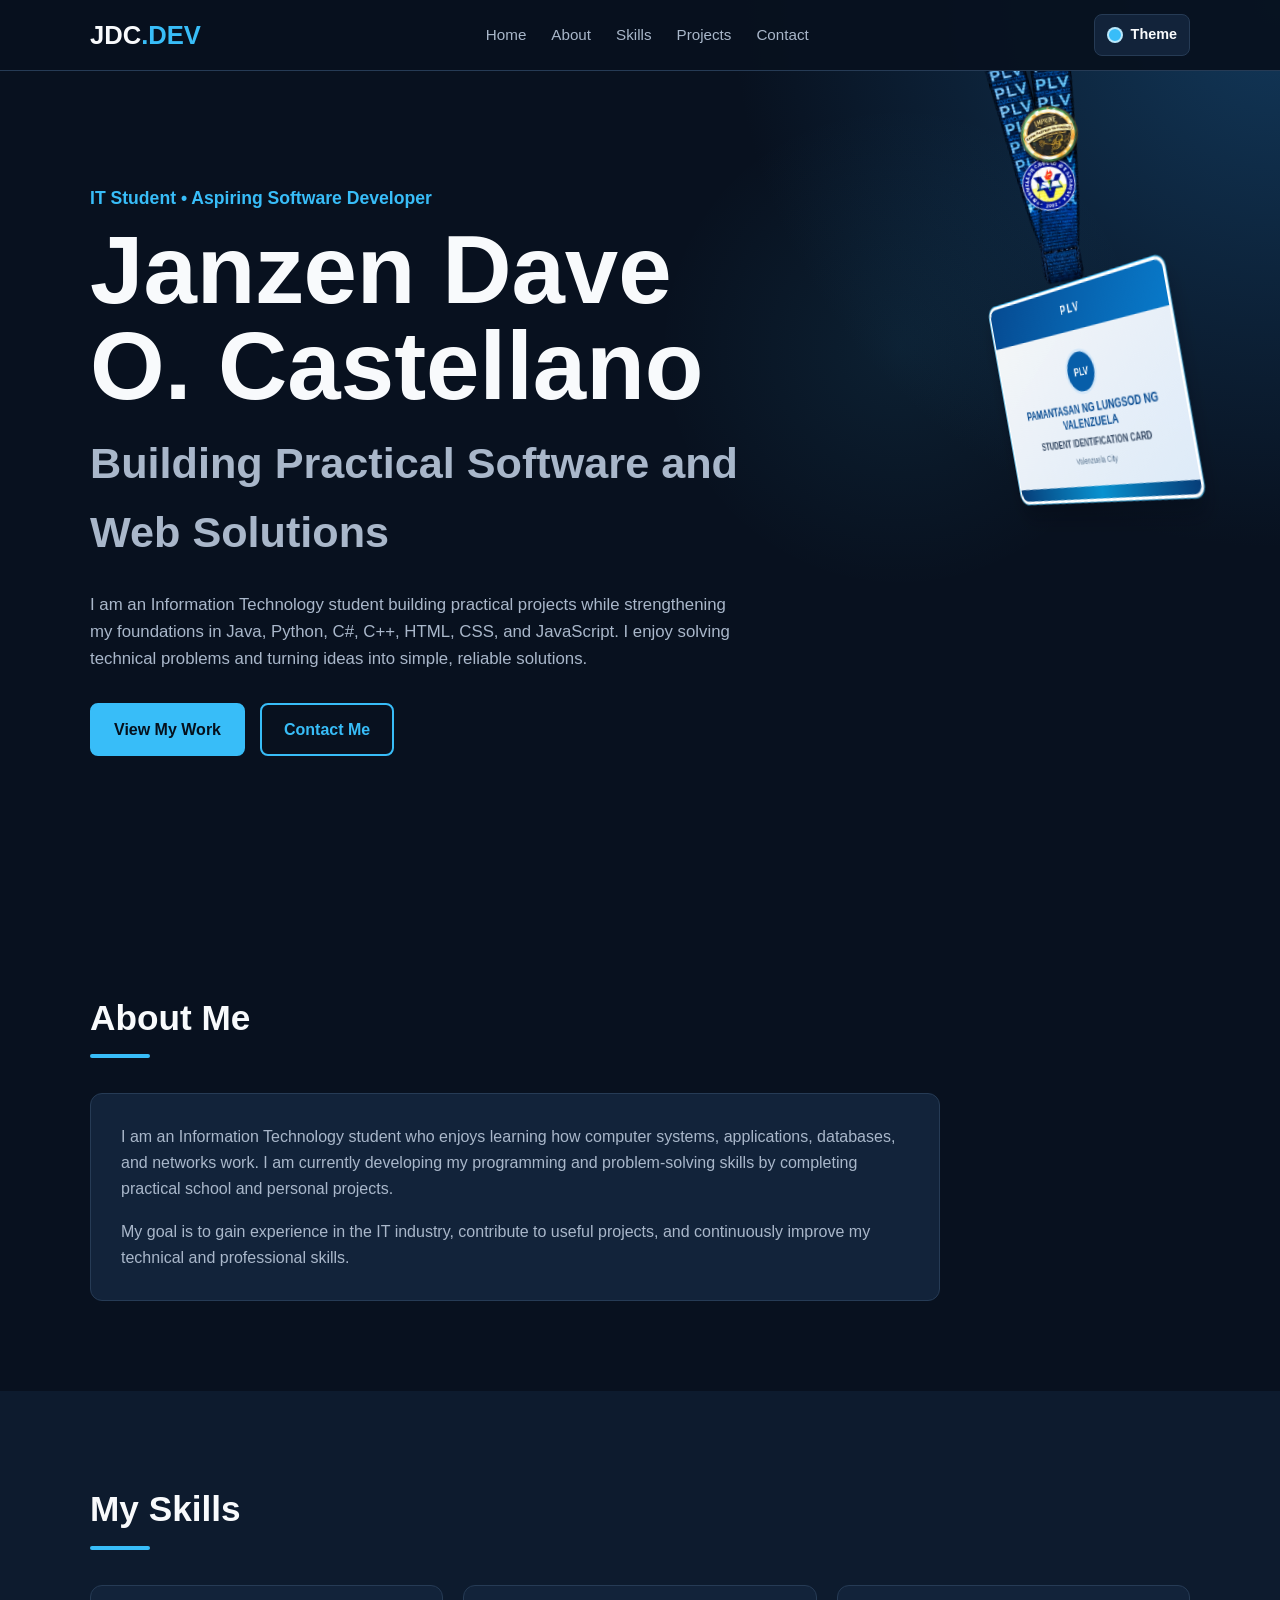
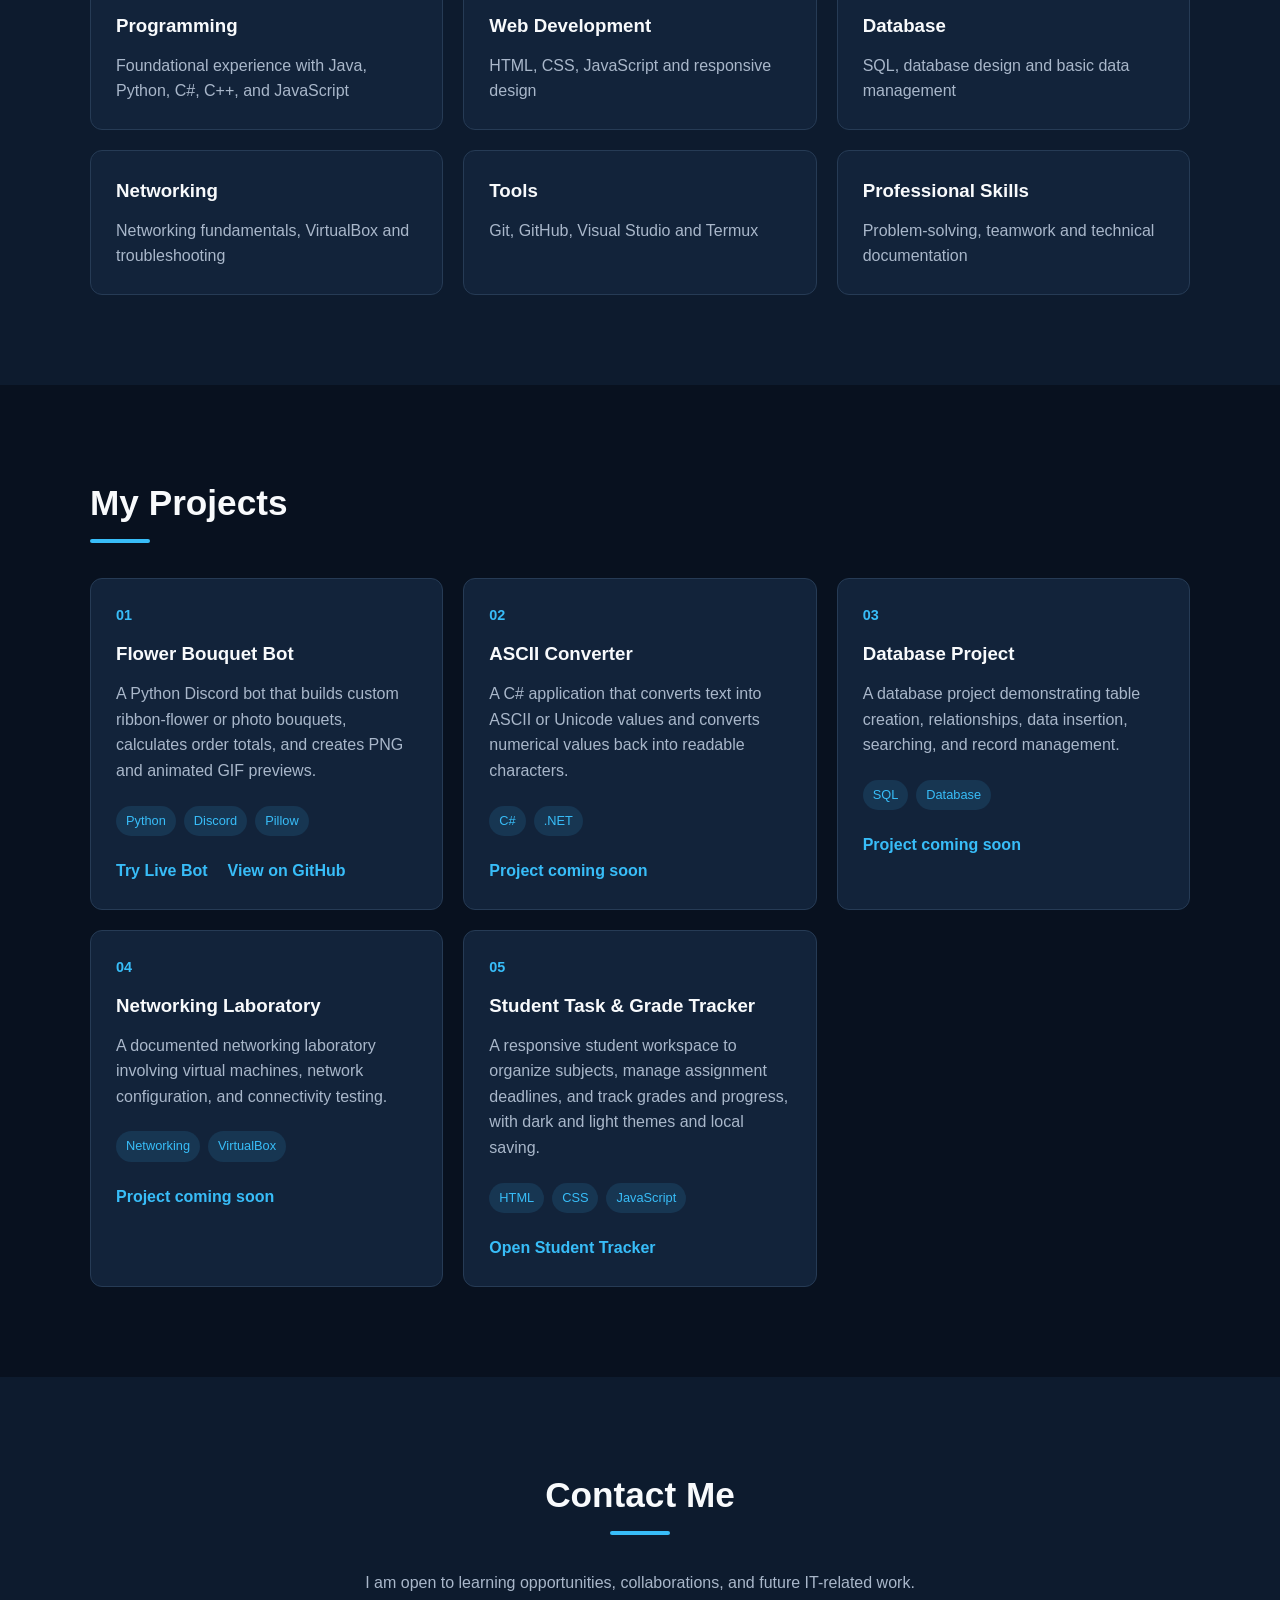
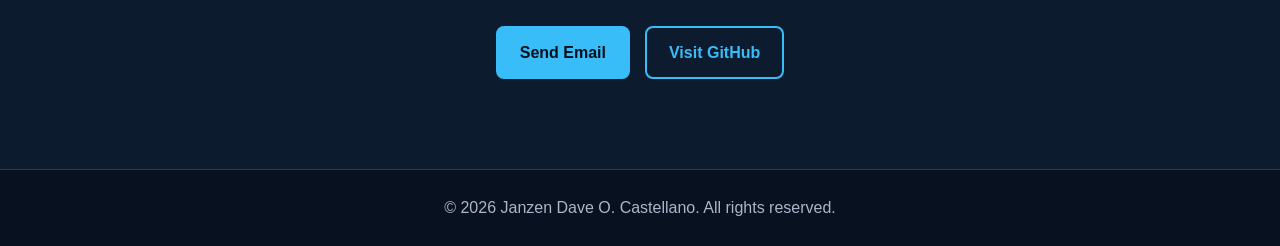
<file: index.html>
<!DOCTYPE html>
<html lang="en">
<head>
    <meta charset="UTF-8">
    <meta name="viewport" content="width=device-width, initial-scale=1.0">

    <meta
        name="description"
        content="Portfolio of Janzen Dave O. Castellano, an Information Technology student interested in software, web development, databases, and networking."
    >

    <title>Janzen Dave O. Castellano | IT Portfolio</title>

    <script>
        try {
            const savedTheme = localStorage.getItem("portfolio-theme");
            const availableThemes = ["red", "pink", "blue", "green", "purple"];

            if (availableThemes.includes(savedTheme)) {
                document.documentElement.dataset.theme = savedTheme;
            }
        } catch (error) {
            // The default blue theme remains active if storage is unavailable.
        }
    </script>

    <link rel="stylesheet" href="style.css">
</head>

<body>
    <header class="header">
        <nav class="navbar container">
            <a href="#home" class="logo">JDC<span>.DEV</span></a>

            <div id="nav-links" class="nav-links">
                <a href="#home">Home</a>
                <a href="#about">About</a>
                <a href="#skills">Skills</a>
                <a href="#projects">Projects</a>
                <a href="#contact">Contact</a>
            </div>

            <div class="nav-actions">
                <div class="theme-picker">
                    <button
                        id="theme-toggle"
                        class="theme-toggle"
                        type="button"
                        aria-label="Choose color theme"
                        aria-controls="theme-menu"
                        aria-expanded="false"
                    >
                        <span class="current-theme-color" aria-hidden="true"></span>
                        <span>Theme</span>
                    </button>

                    <div
                        id="theme-menu"
                        class="theme-menu"
                        role="group"
                        aria-label="Color themes"
                        hidden
                    >
                        <button class="theme-option" type="button" data-theme="red" aria-pressed="false">
                            <span class="theme-swatch red-swatch" aria-hidden="true"></span>
                            <span>Red</span>
                        </button>

                        <button class="theme-option" type="button" data-theme="pink" aria-pressed="false">
                            <span class="theme-swatch pink-swatch" aria-hidden="true"></span>
                            <span>Pink</span>
                        </button>

                        <button class="theme-option" type="button" data-theme="blue" aria-pressed="true">
                            <span class="theme-swatch blue-swatch" aria-hidden="true"></span>
                            <span>Blue</span>
                        </button>

                        <button class="theme-option" type="button" data-theme="green" aria-pressed="false">
                            <span class="theme-swatch green-swatch" aria-hidden="true"></span>
                            <span>Green</span>
                        </button>

                        <button class="theme-option" type="button" data-theme="purple" aria-pressed="false">
                            <span class="theme-swatch purple-swatch" aria-hidden="true"></span>
                            <span>Purple</span>
                        </button>
                    </div>
                </div>

                <button
                    id="menu-button"
                    class="menu-button"
                    type="button"
                    aria-label="Open navigation menu"
                    aria-controls="nav-links"
                    aria-expanded="false"
                >
                    ☰
                </button>
            </div>
        </nav>
    </header>

    <main>
        <section id="home" class="hero">
            <div class="container hero-content">
                <div class="hero-copy">
                    <p class="introduction">
                        IT Student &bull; Aspiring Software Developer
                    </p>

                    <h1>Janzen Dave O. Castellano</h1>

                    <h2>Building Practical Software and Web Solutions</h2>

                    <p class="hero-description">
                        I am an Information Technology student building practical
                        projects while strengthening my foundations in Java,
                        Python, C#, C++, HTML, CSS, and JavaScript. I enjoy solving
                        technical problems and turning ideas into simple, reliable
                        solutions.
                    </p>

                    <div class="hero-buttons">
                        <a href="#projects" class="button primary-button">
                            View My Work
                        </a>

                        <a href="#contact" class="button secondary-button">
                            Contact Me
                        </a>
                    </div>
                </div>

                <aside
                    id="plv-pendulum-stage"
                    class="plv-pendulum-stage plv-position-wrapper"
                    aria-label="Interactive hanging PLV lanyard and student ID. Pull the lanyard to spin the card, drag or flick the card to swing and spin it, and hold the card to stop its spin."
                >
                    <div class="plv-size-wrapper">
                        <div
                            id="plv-pendulum-object"
                            class="plv-pendulum-object"
                        >
                            <div
                                id="plv-pendulum-slider"
                                class="plv-inner-visual"
                            >
                                <img
                                    class="plv-lanyard-image"
                                    src="images/plv-lanyard.png"
                                    alt="Blue PLV lanyard with its original school markings, seal, and circular pin"
                                    draggable="false"
                                >

                                <span class="plv-lanyard-handle" aria-hidden="true"></span>

                                <div class="plv-card-shell">
                                    <div id="plv-card-rotor" class="plv-card-rotor">
                                        <article
                                            id="plv-student-card"
                                            class="plv-student-card plv-card-face plv-card-front"
                                            aria-label="PLV student identification card"
                                        >
                                            <header class="plv-card-header">
                                                <span class="plv-card-monogram" aria-hidden="true">PLV</span>
                                                <span>
                                                    <small>Pamantasan ng</small>
                                                    <strong>Lungsod ng Valenzuela</strong>
                                                </span>
                                            </header>

                                            <div class="plv-card-body">
                                                <img
                                                    class="plv-card-photo"
                                                    src="images/IDPICTURE.jpg"
                                                    alt="Portrait of Janzen Dave O. Castellano"
                                                >

                                                <div class="plv-card-details">
                                                    <span>Student</span>
                                                    <h3>Janzen Dave O. Castellano</h3>
                                                    <p>Information Technology</p>
                                                </div>
                                            </div>

                                            <footer class="plv-card-footer" aria-hidden="true">
                                                <strong>PLV</strong>
                                                <span class="plv-card-barcode"></span>
                                                <span>Student ID</span>
                                            </footer>
                                        </article>

                                        <article
                                            class="plv-student-card plv-card-face plv-card-back"
                                            aria-hidden="true"
                                        >
                                            <div class="plv-card-back-band">PLV</div>
                                            <div class="plv-card-back-content">
                                                <span class="plv-card-back-monogram">PLV</span>
                                                <h3>Pamantasan ng Lungsod ng Valenzuela</h3>
                                                <p>Student Identification Card</p>
                                                <small>Valenzuela City</small>
                                            </div>
                                            <div class="plv-card-back-stripe" aria-hidden="true"></div>
                                        </article>
                                    </div>
                                </div>
                            </div>
                        </div>
                    </div>
                </aside>
            </div>
        </section>

        <section id="about" class="section">
            <div class="container">
                <h2 class="section-title">About Me</h2>

                <div class="about-card">
                    <p>
                        I am an Information Technology student who enjoys
                        learning how computer systems, applications, databases,
                        and networks work. I am currently developing my
                        programming and problem-solving skills by completing
                        practical school and personal projects.
                    </p>

                    <p>
                        My goal is to gain experience in the IT industry,
                        contribute to useful projects, and continuously improve
                        my technical and professional skills.
                    </p>
                </div>
            </div>
        </section>

        <section id="skills" class="section alternate-section">
            <div class="container">
                <h2 class="section-title">My Skills</h2>

                <div class="skills-grid">
                    <article class="skill-card">
                        <h3>Programming</h3>
                        <p>
                            Foundational experience with Java, Python, C#,
                            C++, and JavaScript
                        </p>
                    </article>

                    <article class="skill-card">
                        <h3>Web Development</h3>
                        <p>HTML, CSS, JavaScript and responsive design</p>
                    </article>

                    <article class="skill-card">
                        <h3>Database</h3>
                        <p>SQL, database design and basic data management</p>
                    </article>

                    <article class="skill-card">
                        <h3>Networking</h3>
                        <p>Networking fundamentals, VirtualBox and troubleshooting</p>
                    </article>

                    <article class="skill-card">
                        <h3>Tools</h3>
                        <p>Git, GitHub, Visual Studio and Termux</p>
                    </article>

                    <article class="skill-card">
                        <h3>Professional Skills</h3>
                        <p>Problem-solving, teamwork and technical documentation</p>
                    </article>
                </div>
            </div>
        </section>

        <section id="projects" class="section">
            <div class="container">
                <h2 class="section-title">My Projects</h2>

                <div class="projects-grid">
                    <article class="project-card project-card-with-demo">
                        <div class="project-number">01</div>

                        <h3>Flower Bouquet Bot</h3>

                        <p>
                            A Python Discord bot that builds custom ribbon-flower
                            or photo bouquets, calculates order totals, and
                            creates PNG and animated GIF previews.
                        </p>

                        <div class="technology-list">
                            <span>Python</span>
                            <span>Discord</span>
                            <span>Pillow</span>
                        </div>

                        <div class="project-actions">
                            <a
                                href="https://discord.com/oauth2/authorize?client_id=1552719619293454356"
                                class="project-link project-demo-link"
                                target="_blank"
                                rel="noopener noreferrer"
                            >
                                Try Live Bot
                            </a>

                            <a
                                href="https://github.com/Daveeeeocampoo/flower-bouquet-bot"
                                class="project-link project-source-link"
                                target="_blank"
                                rel="noopener noreferrer"
                            >
                                View on GitHub
                            </a>
                        </div>
                    </article>

                    <article class="project-card">
                        <div class="project-number">02</div>

                        <h3>ASCII Converter</h3>

                        <p>
                            A C# application that converts text into ASCII or
                            Unicode values and converts numerical values back
                            into readable characters.
                        </p>

                        <div class="technology-list">
                            <span>C#</span>
                            <span>.NET</span>
                        </div>

                        <a href="#" class="project-link">
                            Project coming soon
                        </a>
                    </article>

                    <article class="project-card">
                        <div class="project-number">03</div>

                        <h3>Database Project</h3>

                        <p>
                            A database project demonstrating table creation,
                            relationships, data insertion, searching, and
                            record management.
                        </p>

                        <div class="technology-list">
                            <span>SQL</span>
                            <span>Database</span>
                        </div>

                        <a href="#" class="project-link">
                            Project coming soon
                        </a>
                    </article>

                    <article class="project-card">
                        <div class="project-number">04</div>

                        <h3>Networking Laboratory</h3>

                        <p>
                            A documented networking laboratory involving
                            virtual machines, network configuration, and
                            connectivity testing.
                        </p>

                        <div class="technology-list">
                            <span>Networking</span>
                            <span>VirtualBox</span>
                        </div>

                        <a href="#" class="project-link">
                            Project coming soon
                        </a>
                    </article>

                    <article class="project-card project-card-with-demo">
                        <div class="project-number">05</div>

                        <h3>Student Task &amp; Grade Tracker</h3>

                        <p>
                            A responsive student workspace to organize subjects,
                            manage assignment deadlines, and track grades and
                            progress, with dark and light themes and local saving.
                        </p>

                        <div class="technology-list">
                            <span>HTML</span>
                            <span>CSS</span>
                            <span>JavaScript</span>
                        </div>

                        <a href="projects/student-task-tracker/" class="project-link project-demo-link">
                            Open Student Tracker
                        </a>
                    </article>
                </div>
            </div>
        </section>

        <section id="contact" class="section contact-section">
            <div class="container contact-content">
                <h2 class="section-title">Contact Me</h2>

                <p>
                    I am open to learning opportunities, collaborations, and
                    future IT-related work.
                </p>

                <div class="contact-links">
                   
                    <a href="mailto:daveocampo983@gmail.com" class="button primary-button">
                        Send Email
                    </a>

                    <a
                        href="https://github.com/Daveeeeocampoo"
                        target="_blank"
                        rel="noopener noreferrer"
                        class="button secondary-button"
                    >
                        Visit GitHub
                    </a>
                </div>
            </div>
        </section>
    </main>

    <footer class="footer">
        <div class="container">
            <p>
                &copy; <span id="current-year"></span> Janzen Dave O. Castellano.
                All rights reserved.
            </p>
        </div>
    </footer>

    <script src="script.js"></script>
</body>
</html>
</file>
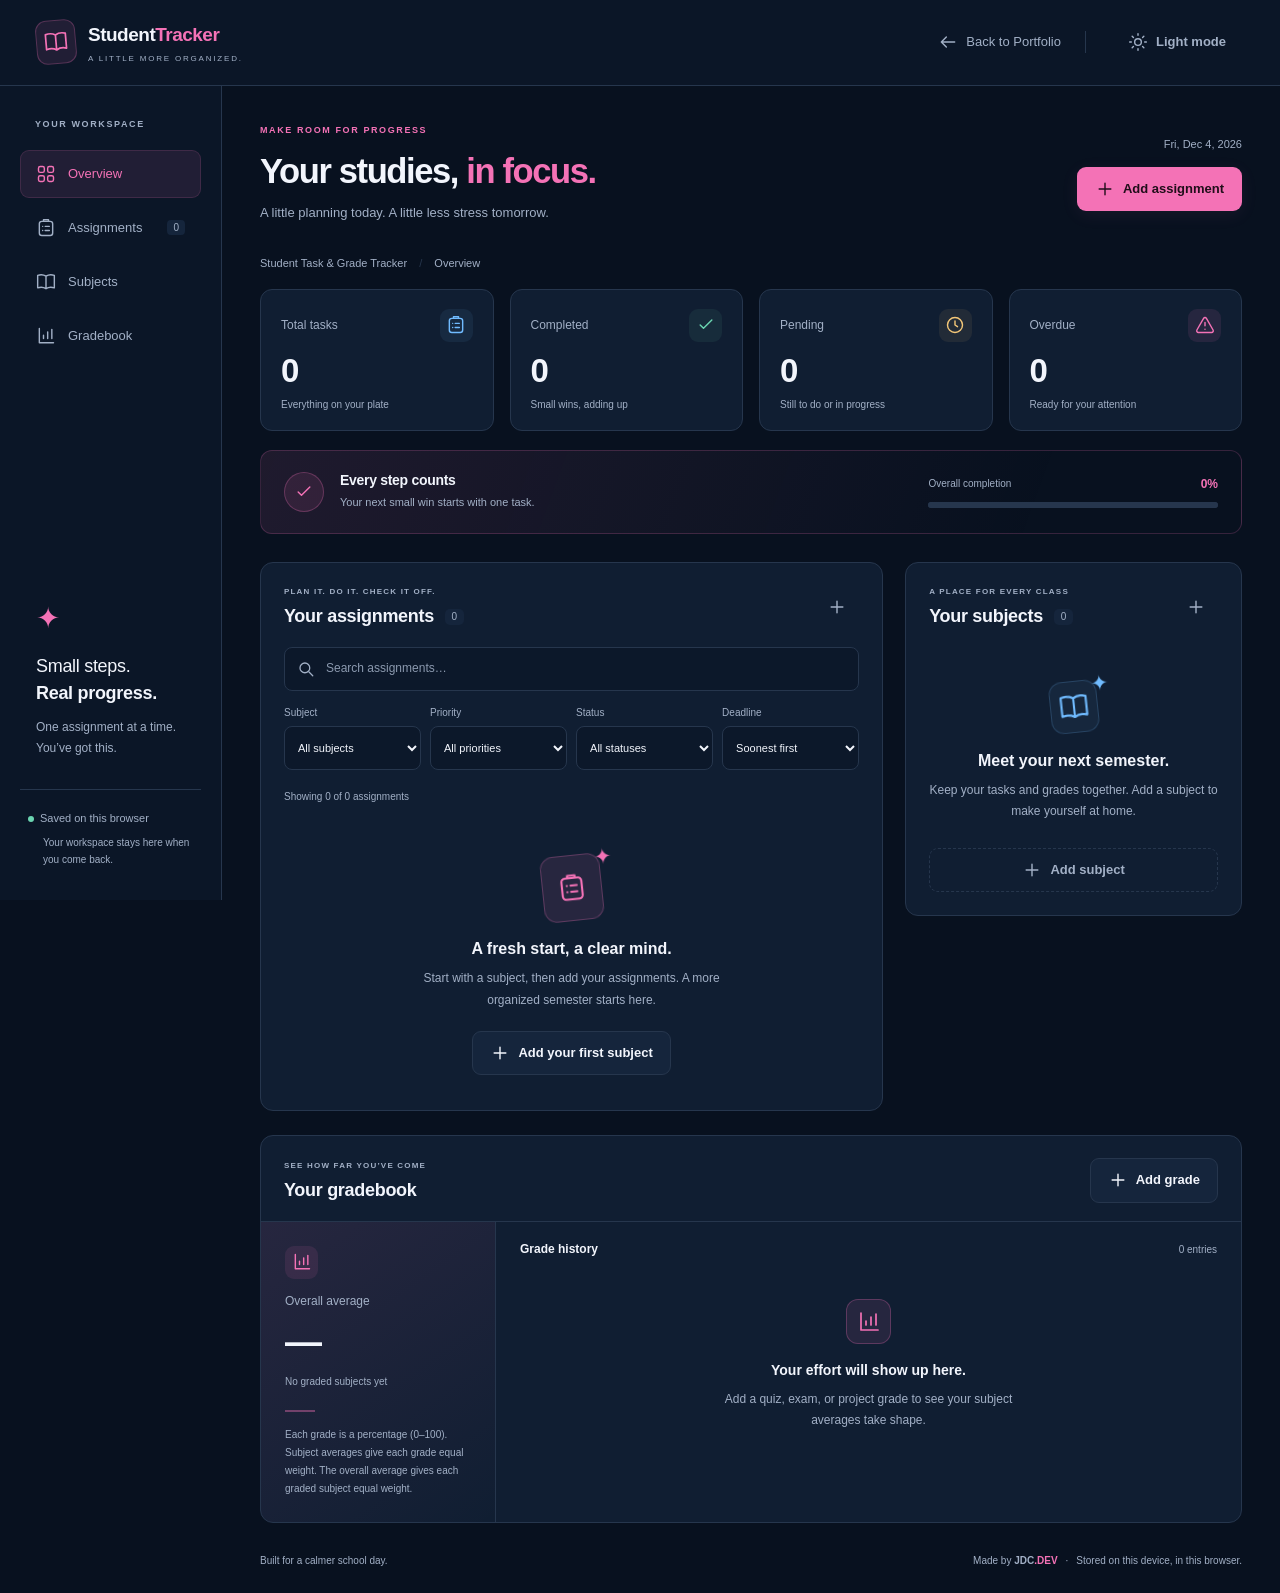
<file: projects/student-task-tracker/index.html>
<!DOCTYPE html>
<html lang="en" data-theme="dark">
<head>
    <meta charset="UTF-8">
    <meta name="viewport" content="width=device-width, initial-scale=1.0">
    <meta name="description" content="A simple student workspace to organize assignments, track deadlines, and celebrate your progress.">
    <meta name="color-scheme" content="dark light">
    <title>Student Task &amp; Grade Tracker | JDC.DEV</title>
    <link rel="stylesheet" href="style.css">
    <script src="script.js" defer></script>
</head>
<body>
    <a class="skip-link" href="#main">Skip to dashboard</a>

    <!-- Small, local SVG icons keep this project independent of icon libraries. -->
    <svg class="icon-library" xmlns="http://www.w3.org/2000/svg" aria-hidden="true">
        <symbol id="i-grid" viewBox="0 0 24 24"><rect x="3" y="3" width="7" height="7" rx="2"/><rect x="14" y="3" width="7" height="7" rx="2"/><rect x="3" y="14" width="7" height="7" rx="2"/><rect x="14" y="14" width="7" height="7" rx="2"/></symbol>
        <symbol id="i-list" viewBox="0 0 24 24"><rect x="4" y="4" width="16" height="17" rx="3"/><path d="M9 4V2h6v2M8 10h.01M11 10h5M8 15h.01M11 15h5"/></symbol>
        <symbol id="i-book" viewBox="0 0 24 24"><path d="M12 5C9 3 5 3 2 4v15c3-1 7-1 10 1 3-2 7-2 10-1V4c-3-1-7-1-10 1v15"/></symbol>
        <symbol id="i-chart" viewBox="0 0 24 24"><path d="M4 3v17h17M9 15v-4M14 15V7M19 15V4"/></symbol>
        <symbol id="i-check" viewBox="0 0 24 24"><path d="m5 12 4 4L19 6"/></symbol>
        <symbol id="i-clock" viewBox="0 0 24 24"><circle cx="12" cy="12" r="9"/><path d="M12 7v5l3 2"/></symbol>
        <symbol id="i-alert" viewBox="0 0 24 24"><path d="m10.3 4-8 14a2 2 0 0 0 1.7 3h16a2 2 0 0 0 1.7-3l-8-14a2 2 0 0 0-3.4 0ZM12 9v4M12 17h.01"/></symbol>
        <symbol id="i-plus" viewBox="0 0 24 24"><path d="M12 5v14M5 12h14"/></symbol>
        <symbol id="i-arrow" viewBox="0 0 24 24"><path d="m10 6-6 6 6 6M4 12h16"/></symbol>
        <symbol id="i-sun" viewBox="0 0 24 24"><circle cx="12" cy="12" r="4"/><path d="M12 2v2M12 20v2M2 12h2M20 12h2M5 5l1.5 1.5M17.5 17.5 19 19M5 19l1.5-1.5M17.5 6.5 19 5"/></symbol>
        <symbol id="i-moon" viewBox="0 0 24 24"><path d="M21 13A9 9 0 0 1 11 3a9 9 0 1 0 10 10Z"/></symbol>
        <symbol id="i-search" viewBox="0 0 24 24"><circle cx="10.5" cy="10.5" r="6.5"/><path d="m16 16 5 5"/></symbol>
        <symbol id="i-edit" viewBox="0 0 24 24"><path d="m15 5 4 4M4 20l5-1L20 8a2.8 2.8 0 0 0-4-4L5 15l-1 5Z"/></symbol>
        <symbol id="i-trash" viewBox="0 0 24 24"><path d="M3 6h18M9 6V3h6v3M5 6l1 15h12l1-15M10 10v7M14 10v7"/></symbol>
        <symbol id="i-close" viewBox="0 0 24 24"><path d="m6 6 12 12M6 18 18 6"/></symbol>
        <symbol id="i-calendar" viewBox="0 0 24 24"><rect x="3" y="5" width="18" height="16" rx="2"/><path d="M7 3v4M17 3v4M3 11h18"/></symbol>
    </svg>

    <header class="topbar">
        <a class="brand" href="#overview" aria-label="Student Tracker overview">
            <span class="brand-mark"><svg class="icon"><use href="#i-book"/></svg></span>
            <span>Student<span class="brand-accent">Tracker</span><small>A LITTLE MORE ORGANIZED.</small></span>
        </a>
        <div class="topbar-actions">
            <a class="back-link" href="../../#projects"><svg class="icon" aria-hidden="true"><use href="#i-arrow"/></svg><span>Back to Portfolio</span></a>
            <span class="topbar-divider" aria-hidden="true"></span>
            <button id="theme-toggle" class="button button-quiet" type="button" aria-label="Switch to light theme"><svg class="icon" aria-hidden="true"><use id="theme-icon" href="#i-sun"/></svg><span id="theme-label">Light mode</span></button>
        </div>
    </header>

    <div class="app-layout">
        <aside class="sidebar" aria-label="Workspace navigation">
            <p class="eyebrow sidebar-label">YOUR WORKSPACE</p>
            <nav class="workspace-nav" aria-label="Sections">
                <a href="#overview" class="nav-link active" aria-current="location"><svg class="icon" aria-hidden="true"><use href="#i-grid"/></svg>Overview</a>
                <a href="#assignments" class="nav-link"><svg class="icon" aria-hidden="true"><use href="#i-list"/></svg>Assignments<span id="nav-task-count" class="nav-count">0</span></a>
                <a href="#subjects" class="nav-link"><svg class="icon" aria-hidden="true"><use href="#i-book"/></svg>Subjects</a>
                <a href="#grades" class="nav-link"><svg class="icon" aria-hidden="true"><use href="#i-chart"/></svg>Gradebook</a>
            </nav>
            <div class="sidebar-note"><span class="little-spark" aria-hidden="true">✦</span><p>Small steps.<br><strong>Real progress.</strong></p><span>One assignment at a time. You’ve got this.</span></div>
            <div class="save-note"><span class="save-dot" aria-hidden="true"></span><span id="save-status">Saved on this browser</span><p>Your workspace stays here when you come back.</p></div>
        </aside>

        <main id="main" class="main-content">
            <noscript><p class="notice">Please enable JavaScript to use the tracker and save your work.</p></noscript>
            <p id="storage-warning" class="notice" role="alert" hidden></p>
            <section id="overview" aria-labelledby="page-title">
                <div class="page-heading">
                    <div><p class="eyebrow pink-text">MAKE ROOM FOR PROGRESS</p><h1 id="page-title">Your studies, <span>in focus.</span></h1><p class="page-description">A little planning today. A little less stress tomorrow.</p></div>
                    <div class="heading-actions"><p id="today-label" class="today-label"></p><button class="button button-primary" type="button" data-action="add-assignment"><svg class="icon" aria-hidden="true"><use href="#i-plus"/></svg>Add assignment</button></div>
                </div>
                <p class="workspace-title">Student Task &amp; Grade Tracker <span> / </span> Overview</p>

                <div class="stats-grid" aria-label="Task totals">
                    <article class="stat-card"><div class="stat-top"><span>Total tasks</span><span class="stat-icon blue"><svg class="icon" aria-hidden="true"><use href="#i-list"/></svg></span></div><strong id="total-count">0</strong><p>Everything on your plate</p></article>
                    <article class="stat-card"><div class="stat-top"><span>Completed</span><span class="stat-icon green"><svg class="icon" aria-hidden="true"><use href="#i-check"/></svg></span></div><strong id="completed-count">0</strong><p>Small wins, adding up</p></article>
                    <article class="stat-card"><div class="stat-top"><span>Pending</span><span class="stat-icon amber"><svg class="icon" aria-hidden="true"><use href="#i-clock"/></svg></span></div><strong id="pending-count">0</strong><p>Still to do or in progress</p></article>
                    <article class="stat-card"><div class="stat-top"><span>Overdue</span><span class="stat-icon pink"><svg class="icon" aria-hidden="true"><use href="#i-alert"/></svg></span></div><strong id="overdue-count">0</strong><p>Ready for your attention</p></article>
                </div>

                <div class="progress-banner">
                    <span class="progress-emblem" aria-hidden="true"><svg class="icon"><use href="#i-check"/></svg></span>
                    <div class="progress-copy"><h2>Every step counts</h2><p id="overall-caption">Your next small win starts with one task.</p></div>
                    <div class="overall-meter"><div class="meter-label"><label for="overall-progress">Overall completion</label><strong id="overall-percent">0%</strong></div><progress id="overall-progress" max="100" value="0">0%</progress></div>
                </div>
            </section>

            <div class="workspace-grid">
                <section id="assignments" class="panel assignment-panel" aria-labelledby="assignments-title">
                    <header class="panel-header"><div><p class="eyebrow">PLAN IT. DO IT. CHECK IT OFF.</p><h2 id="assignments-title">Your assignments <span id="assignment-count" class="count-badge">0</span></h2></div><button class="icon-button" type="button" data-action="add-assignment" aria-label="Add assignment"><svg class="icon" aria-hidden="true"><use href="#i-plus"/></svg></button></header>
                    <div class="task-toolbar">
                        <div class="search-field"><svg class="icon" aria-hidden="true"><use href="#i-search"/></svg><label class="sr-only" for="task-search">Search assignments</label><input id="task-search" type="search" placeholder="Search assignments…" maxlength="120"></div>
                        <div class="filter-grid">
                            <div><label for="filter-subject">Subject</label><select id="filter-subject"><option value="all">All subjects</option></select></div>
                            <div><label for="filter-priority">Priority</label><select id="filter-priority"><option value="all">All priorities</option><option value="high">High</option><option value="medium">Medium</option><option value="low">Low</option></select></div>
                            <div><label for="filter-status">Status</label><select id="filter-status"><option value="all">All statuses</option><option value="pending">Pending</option><option value="in-progress">In progress</option><option value="completed">Completed</option><option value="overdue">Overdue</option></select></div>
                            <div><label for="sort-deadline">Deadline</label><select id="sort-deadline"><option value="asc">Soonest first</option><option value="desc">Latest first</option></select></div>
                        </div>
                    </div>
                    <div class="list-summary"><p id="results-count" role="status">0 assignments</p><button id="clear-filters" class="text-button" type="button" hidden>Clear filters</button></div>
                    <div id="task-list" class="task-list"></div>
                </section>

                <section id="subjects" class="panel subjects-panel" aria-labelledby="subjects-title">
                    <header class="panel-header"><div><p class="eyebrow">A PLACE FOR EVERY CLASS</p><h2 id="subjects-title">Your subjects <span id="subject-count" class="count-badge">0</span></h2></div><button class="icon-button" type="button" data-action="add-subject" aria-label="Add subject"><svg class="icon" aria-hidden="true"><use href="#i-plus"/></svg></button></header>
                    <div id="subject-list" class="subject-list"></div>
                    <div class="panel-bottom"><button class="button button-dashed" type="button" data-action="add-subject"><svg class="icon" aria-hidden="true"><use href="#i-plus"/></svg>Add subject</button></div>
                </section>
            </div>

            <section id="grades" class="panel grade-panel" aria-labelledby="grades-title">
                <header class="panel-header"><div><p class="eyebrow">SEE HOW FAR YOU’VE COME</p><h2 id="grades-title">Your gradebook</h2></div><button class="button button-secondary" type="button" data-action="add-grade"><svg class="icon" aria-hidden="true"><use href="#i-plus"/></svg>Add grade</button></header>
                <div class="grade-layout">
                    <div class="average-card"><span class="stat-icon pink"><svg class="icon" aria-hidden="true"><use href="#i-chart"/></svg></span><p>Overall average</p><strong id="overall-average">—</strong><span id="graded-subject-count">No graded subjects yet</span><div class="average-rule"></div><p class="average-explanation">Each grade is a percentage (0–100). Subject averages give each grade equal weight. The overall average gives each graded subject equal weight.</p></div>
                    <div class="grade-records"><div class="grade-records-heading"><h3>Grade history</h3><span id="grade-count" class="muted">0 entries</span></div><div id="grade-list"></div></div>
                </div>
            </section>
            <footer class="app-footer"><p>Built for a calmer school day.</p><p>Made by <a href="../../#about">JDC<span>.DEV</span></a><span class="footer-dot">·</span>Stored on this device, in this browser.</p></footer>
        </main>
    </div>

    <!-- Native dialogs provide keyboard focus trapping and Escape-to-close. -->
    <dialog id="editor-dialog" aria-labelledby="editor-title">
        <div class="dialog-heading"><div><p id="editor-eyebrow" class="eyebrow pink-text">YOUR WORKSPACE</p><h2 id="editor-title">Add subject</h2></div><button class="icon-button" type="button" data-close="editor-dialog" aria-label="Close form"><svg class="icon" aria-hidden="true"><use href="#i-close"/></svg></button></div>
        <form id="subject-form" novalidate hidden>
            <p class="form-intro">Give your class a name and a color to make it easy to find.</p>
            <div class="field"><label for="subject-name">Subject name <span aria-hidden="true">*</span></label><input id="subject-name" name="name" maxlength="60" placeholder="e.g. Web Development" required aria-describedby="subject-name-error"><p class="field-error" id="subject-name-error"></p></div>
            <fieldset class="color-field"><legend>Subject color</legend><div id="subject-colors" class="color-options"></div></fieldset>
            <div class="dialog-actions"><button class="button button-quiet" type="button" data-close="editor-dialog">Cancel</button><button class="button button-primary" type="submit">Save subject</button></div>
        </form>
        <form id="assignment-form" novalidate hidden>
            <p class="form-intro">Set a clear next step. All fields are required.</p>
            <div class="field"><label for="assignment-title">Assignment title</label><input id="assignment-title" name="title" maxlength="120" placeholder="e.g. Build a responsive landing page" required aria-describedby="assignment-title-error"><p class="field-error" id="assignment-title-error"></p></div>
            <div class="form-grid">
                <div class="field"><label for="assignment-subject">Subject</label><select id="assignment-subject" name="subjectId" required aria-describedby="assignment-subject-error"></select><p class="field-error" id="assignment-subject-error"></p></div>
                <div class="field"><label for="assignment-deadline">Deadline</label><input id="assignment-deadline" name="deadline" type="date" min="1900-01-01" max="9999-12-31" required aria-describedby="assignment-deadline-error"><p class="field-error" id="assignment-deadline-error"></p></div>
                <div class="field"><label for="assignment-priority">Priority</label><select id="assignment-priority" name="priority" aria-describedby="assignment-priority-error"><option value="low">Low</option><option value="medium" selected>Medium</option><option value="high">High</option></select><p class="field-error" id="assignment-priority-error"></p></div>
                <div class="field"><label for="assignment-status">Status</label><select id="assignment-status" name="status" aria-describedby="assignment-status-error"><option value="pending">Pending</option><option value="in-progress">In progress</option><option value="completed">Completed</option></select><p class="field-error" id="assignment-status-error"></p></div>
            </div>
            <div class="dialog-actions"><button class="button button-quiet" type="button" data-close="editor-dialog">Cancel</button><button class="button button-primary" type="submit">Save assignment</button></div>
        </form>
        <form id="grade-form" novalidate hidden>
            <p class="form-intro">Record a result as a percentage. All fields are required.</p>
            <div class="field"><label for="grade-title">Assessment name</label><input id="grade-title" name="title" maxlength="120" placeholder="e.g. Midterm exam" required aria-describedby="grade-title-error"><p class="field-error" id="grade-title-error"></p></div>
            <div class="form-grid"><div class="field"><label for="grade-subject">Subject</label><select id="grade-subject" name="subjectId" required aria-describedby="grade-subject-error"></select><p class="field-error" id="grade-subject-error"></p></div><div class="field"><label for="grade-score">Grade (%)</label><input id="grade-score" name="score" type="number" min="0" max="100" step="0.01" inputmode="decimal" placeholder="e.g. 92.5" required aria-describedby="grade-score-error"><p class="field-error" id="grade-score-error"></p></div></div>
            <div class="dialog-actions"><button class="button button-quiet" type="button" data-close="editor-dialog">Cancel</button><button class="button button-primary" type="submit">Save grade</button></div>
        </form>
    </dialog>

    <dialog id="delete-dialog" class="delete-dialog" aria-labelledby="delete-title" aria-describedby="delete-description">
        <span class="delete-symbol"><svg class="icon" aria-hidden="true"><use href="#i-trash"/></svg></span><h2 id="delete-title">Delete this item?</h2><p id="delete-description"></p><p class="muted">This action cannot be undone.</p><div class="dialog-actions"><button id="cancel-delete" class="button button-quiet" type="button" data-close="delete-dialog" autofocus>Keep it</button><button id="confirm-delete" class="button button-danger" type="button">Delete</button></div>
    </dialog>
    <div id="toast" class="toast" role="status" aria-live="polite" aria-atomic="true"></div>
</body>
</html>
</file>
<file: style.css>
:root {
    --background: #08111f;
    --secondary-background: #0d1b2e;
    --card-background: #12233a;
    --primary-color: #38bdf8;
    --primary-dark: #0284c7;
    --accent-glow: #12385a;
    --accent-surface: rgba(56, 189, 248, 0.12);
    --button-text: #05101c;
    --text-color: #f8fafc;
    --muted-text: #a9b7ca;
    --border-color: #263b55;
    --maximum-width: 1100px;
}

html[data-theme="red"] {
    --background: #180a0f;
    --secondary-background: #241016;
    --card-background: #321720;
    --primary-color: #fb7185;
    --primary-dark: #e11d48;
    --accent-glow: #5a1727;
    --accent-surface: rgba(251, 113, 133, 0.12);
    --button-text: #18050b;
    --border-color: #5b2936;
}

html[data-theme="pink"] {
    --background: #170a16;
    --secondary-background: #241022;
    --card-background: #32172f;
    --primary-color: #f472b6;
    --primary-dark: #db2777;
    --accent-glow: #5a1747;
    --accent-surface: rgba(244, 114, 182, 0.12);
    --button-text: #180511;
    --border-color: #5b2953;
}

html[data-theme="green"] {
    --background: #07150f;
    --secondary-background: #0c2118;
    --card-background: #123222;
    --primary-color: #4ade80;
    --primary-dark: #16a34a;
    --accent-glow: #0f4a2b;
    --accent-surface: rgba(74, 222, 128, 0.12);
    --button-text: #03150a;
    --border-color: #24533a;
}

html[data-theme="purple"] {
    --background: #100b1d;
    --secondary-background: #181027;
    --card-background: #24183a;
    --primary-color: #a78bfa;
    --primary-dark: #7c3aed;
    --accent-glow: #3a216b;
    --accent-surface: rgba(167, 139, 250, 0.12);
    --button-text: #0c0618;
    --border-color: #49366a;
}

* {
    box-sizing: border-box;
    margin: 0;
    padding: 0;
}

html {
    scroll-behavior: smooth;
    scroll-padding-top: 75px;
}

body {
    background-color: var(--background);
    color: var(--text-color);
    font-family: Arial, Helvetica, sans-serif;
    line-height: 1.6;
    transition: background-color 0.25s ease, color 0.25s ease;
}

a {
    color: inherit;
    text-decoration: none;
}

button {
    font: inherit;
}

.container {
    width: min(90%, var(--maximum-width));
    margin: 0 auto;
}

.header {
    background-color: rgba(8, 17, 31, 0.95);
    border-bottom: 1px solid var(--border-color);
    position: fixed;
    top: 0;
    width: 100%;
    z-index: 1000;
}

.navbar {
    align-items: center;
    display: flex;
    justify-content: space-between;
    min-height: 70px;
}

.logo {
    font-size: 1.6rem;
    font-weight: 700;
}

.logo span {
    color: var(--primary-color);
}

.nav-links {
    align-items: center;
    display: flex;
    gap: 25px;
}

.nav-links a {
    color: var(--muted-text);
    font-size: 0.95rem;
    transition: color 0.2s ease;
}

.nav-links a:hover,
.nav-links a.active {
    color: var(--primary-color);
}

.nav-actions {
    align-items: center;
    display: flex;
    gap: 12px;
}

.theme-picker {
    position: relative;
}

.theme-toggle {
    align-items: center;
    background-color: var(--card-background);
    border: 1px solid var(--border-color);
    border-radius: 8px;
    color: var(--text-color);
    cursor: pointer;
    display: flex;
    font-size: 0.9rem;
    font-weight: 700;
    gap: 8px;
    padding: 8px 12px;
}

.current-theme-color,
.theme-swatch {
    background-color: var(--primary-color);
    border: 2px solid rgba(255, 255, 255, 0.65);
    border-radius: 50%;
    display: block;
    height: 16px;
    width: 16px;
}

.theme-menu {
    background-color: var(--card-background);
    border: 1px solid var(--border-color);
    border-radius: 10px;
    box-shadow: 0 16px 35px rgba(0, 0, 0, 0.35);
    min-width: 165px;
    padding: 8px;
    position: absolute;
    right: 0;
    top: calc(100% + 12px);
}

.theme-menu[hidden] {
    display: none;
}

.theme-option {
    align-items: center;
    background: transparent;
    border: 0;
    border-radius: 7px;
    color: var(--text-color);
    cursor: pointer;
    display: grid;
    font-weight: 600;
    gap: 10px;
    grid-template-columns: 18px 1fr 18px;
    padding: 9px 10px;
    text-align: left;
    width: 100%;
}

.theme-option::after {
    color: var(--primary-color);
    content: "✓";
    opacity: 0;
}

.theme-option:hover {
    background-color: var(--accent-surface);
}

.theme-option[aria-pressed="true"]::after {
    opacity: 1;
}

.red-swatch {
    background-color: #fb7185;
}

.pink-swatch {
    background-color: #f472b6;
}

.blue-swatch {
    background-color: #38bdf8;
}

.green-swatch {
    background-color: #4ade80;
}

.purple-swatch {
    background-color: #a78bfa;
}

.menu-button {
    background: transparent;
    border: 0;
    color: var(--text-color);
    cursor: pointer;
    display: none;
    font-size: 1.7rem;
}

.hero {
    align-items: center;
    background:
        radial-gradient(circle at top right, var(--accent-glow) 0%, transparent 35%),
        var(--background);
    display: flex;
    min-height: 100vh;
    overflow: hidden;
    padding: 110px 0 70px;
    position: relative;
}

.hero-content {
    align-items: center;
    display: grid;
    gap: clamp(45px, 7vw, 90px);
    grid-template-columns: minmax(0, 1fr) minmax(270px, 330px);
    max-width: var(--maximum-width);
}

.hero-copy {
    min-width: 0;
}

.introduction {
    color: var(--primary-color);
    font-size: 1.1rem;
    font-weight: 600;
    margin-bottom: 10px;
}

.hero h1 {
    font-size: clamp(3rem, 10vw, 6rem);
    line-height: 1;
    margin-bottom: 15px;
}

.hero h2 {
    color: var(--muted-text);
    font-size: clamp(1.5rem, 5vw, 2.7rem);
    margin-bottom: 25px;
}

.hero-description {
    color: var(--muted-text);
    font-size: 1.05rem;
    max-width: 650px;
}

.plv-pendulum-stage {
    contain: layout paint;
    height: clamp(590px, 46vw, 650px);
    isolation: isolate;
    overflow: hidden;
    pointer-events: none;
    position: absolute;
    right: max(20px, calc((100vw - 1400px) / 2 + 20px));
    top: 70px;
    width: clamp(620px, 65vw, 720px);
    z-index: 2;
}

.plv-pendulum-stage::before {
    background: radial-gradient(circle, var(--accent-surface), transparent 70%);
    border-radius: 50%;
    content: "";
    height: clamp(440px, 38vw, 560px);
    left: 50%;
    opacity: 0.72;
    position: absolute;
    top: 47%;
    transform: translate(-50%, -50%);
    width: min(clamp(440px, 38vw, 560px), 100%);
}

.plv-size-wrapper {
    --plv-card-height: clamp(213px, 17.2vw, 238px);
    --plv-card-width: clamp(260px, 21vw, 290px);
    --plv-lace-width: clamp(426px, 34.5vw, 476px);
    inset: 0;
    pointer-events: none;
    position: absolute;
}

.plv-pendulum-object {
    left: 0;
    pointer-events: none;
    position: absolute;
    top: 0;
    transform-origin: 50% 0;
    transform-style: preserve-3d;
    user-select: none;
    width: var(--plv-lace-width);
    will-change: transform;
    z-index: 2;
}

.plv-inner-visual {
    align-items: center;
    display: flex;
    flex-direction: column;
    pointer-events: none;
    position: relative;
    transform-style: preserve-3d;
    width: 100%;
    will-change: transform;
}

.plv-pendulum-object.is-dragging .plv-lanyard-handle,
.plv-pendulum-object.is-dragging .plv-card-shell {
    cursor: grabbing;
}

.plv-lanyard-image {
    -webkit-user-drag: none;
    display: block;
    height: auto;
    pointer-events: none;
    user-select: none;
    width: 100%;
}

.plv-lanyard-handle {
    cursor: grab;
    height: 30%;
    left: 32%;
    pointer-events: auto;
    position: absolute;
    top: 42%;
    touch-action: none;
    width: 36%;
    z-index: 3;
}

.plv-card-shell {
    cursor: grab;
    height: var(--plv-card-height);
    margin-top: -5px;
    perspective: 900px;
    pointer-events: auto;
    position: relative;
    touch-action: none;
    width: var(--plv-card-width);
}

.plv-card-rotor {
    height: 100%;
    position: relative;
    transform-style: preserve-3d;
    width: 100%;
    will-change: transform;
}

.plv-student-card {
    backface-visibility: hidden;
    background-color: #f7faff;
    border: 3px solid rgba(255, 255, 255, 0.9);
    border-radius: 12px;
    box-shadow:
        0 15px 24px rgba(2, 5, 15, 0.32),
        0 0 0 1px var(--primary-color);
    color: #0d1e38;
    height: 100%;
    left: 0;
    overflow: hidden;
    pointer-events: none;
    position: absolute;
    top: 0;
    transform-style: preserve-3d;
    user-select: none;
    width: 100%;
}

.plv-card-front {
    transform: rotateY(0deg);
}

.plv-card-back {
    align-items: center;
    background:
        linear-gradient(145deg, rgba(255, 255, 255, 0.96), rgba(224, 238, 252, 0.98));
    display: flex;
    flex-direction: column;
    justify-content: space-between;
    text-align: center;
    transform: rotateY(180deg);
}

.plv-card-back-band {
    background: linear-gradient(120deg, #064a91, #0879c9);
    color: #ffffff;
    font-size: 0.72rem;
    font-weight: 800;
    letter-spacing: 0.18em;
    padding: 9px;
    width: 100%;
}

.plv-card-back-content {
    align-items: center;
    display: flex;
    flex: 1;
    flex-direction: column;
    justify-content: center;
    padding: 8px 16px;
}

.plv-card-back-monogram {
    align-items: center;
    background: #075ea9;
    border: 3px solid #d4e7f8;
    border-radius: 50%;
    color: #ffffff;
    display: flex;
    font-size: 0.62rem;
    font-weight: 800;
    height: 38px;
    justify-content: center;
    margin-bottom: 7px;
    width: 38px;
}

.plv-card-back-content h3 {
    color: #064a91;
    font-size: 0.64rem;
    line-height: 1.2;
    margin-bottom: 4px;
    text-transform: uppercase;
}

.plv-card-back-content p {
    color: #30445f;
    font-size: 0.52rem;
    font-weight: 700;
    text-transform: uppercase;
}

.plv-card-back-content small {
    color: #55708d;
    font-size: 0.45rem;
    margin-top: 3px;
}

.plv-card-back-stripe {
    background: linear-gradient(90deg, #063d78, #0992d0, #063d78);
    height: 10px;
    width: 100%;
}

.plv-card-header {
    align-items: center;
    background: linear-gradient(120deg, #064a91, #0879c9);
    color: #ffffff;
    display: flex;
    gap: 8px;
    padding: 8px 10px;
    text-align: left;
}

.plv-card-monogram {
    align-items: center;
    background-color: #ffffff;
    border-radius: 50%;
    color: #075ea9;
    display: flex;
    flex: 0 0 31px;
    font-size: 0.58rem;
    font-weight: 800;
    height: 31px;
    justify-content: center;
    letter-spacing: -0.04em;
}

.plv-card-header > span:last-child {
    display: flex;
    flex-direction: column;
    line-height: 1.12;
}

.plv-card-header small {
    font-size: 0.46rem;
    letter-spacing: 0.07em;
    text-transform: uppercase;
}

.plv-card-header strong {
    font-size: 0.62rem;
    letter-spacing: 0.02em;
    text-transform: uppercase;
}

.plv-card-body {
    align-items: center;
    display: grid;
    gap: 10px;
    grid-template-columns: 66px minmax(0, 1fr);
    padding: 10px;
}

.plv-card-photo {
    -webkit-user-drag: none;
    border: 2px solid #0b67b2;
    border-radius: 5px;
    height: 80px;
    object-fit: cover;
    object-position: center;
    pointer-events: none;
    width: 66px;
}

.plv-card-details {
    display: flex;
    flex-direction: column;
    min-width: 0;
    text-align: left;
}

.plv-card-details > span {
    color: #0873be;
    font-size: 0.5rem;
    font-weight: 800;
    letter-spacing: 0.12em;
    margin-bottom: 4px;
    text-transform: uppercase;
}

.plv-card-details h3 {
    font-size: 0.72rem;
    line-height: 1.15;
    margin-bottom: 7px;
    text-transform: uppercase;
}

.plv-card-details p {
    color: #30445f;
    font-size: 0.62rem;
    font-weight: 700;
    line-height: 1.25;
}

.plv-card-footer {
    align-items: center;
    background-color: #e7f0fb;
    border-top: 1px solid #cfdeed;
    color: #0a4f8b;
    display: grid;
    font-size: 0.46rem;
    gap: 8px;
    grid-template-columns: auto 1fr auto;
    letter-spacing: 0.07em;
    padding: 6px 10px;
    text-transform: uppercase;
}

.plv-card-barcode {
    background: repeating-linear-gradient(
        90deg,
        #14314f 0 2px,
        transparent 2px 4px,
        #14314f 4px 5px,
        transparent 5px 8px
    );
    height: 13px;
}

.plv-pendulum-stage[data-reduced-motion="true"] .plv-lanyard-handle,
.plv-pendulum-stage[data-reduced-motion="true"] .plv-card-shell {
    cursor: default;
    touch-action: pan-y;
}

.hero-buttons,
.contact-links {
    display: flex;
    flex-wrap: wrap;
    gap: 15px;
    margin-top: 30px;
}

.button {
    border: 2px solid var(--primary-color);
    border-radius: 8px;
    display: inline-block;
    font-weight: 700;
    padding: 12px 22px;
    transition: background-color 0.2s ease, border-color 0.2s ease,
        color 0.2s ease, transform 0.2s ease;
}

.primary-button {
    background-color: var(--primary-color);
    color: var(--button-text);
}

.primary-button:hover {
    background-color: var(--primary-dark);
    border-color: var(--primary-dark);
    color: white;
    transform: translateY(-2px);
}

.secondary-button {
    color: var(--primary-color);
}

.secondary-button:hover {
    background-color: var(--primary-color);
    color: var(--button-text);
    transform: translateY(-2px);
}

.section {
    padding: 90px 0;
}

.alternate-section,
.contact-section {
    background-color: var(--secondary-background);
}

.section-title {
    font-size: 2.2rem;
    margin-bottom: 35px;
    position: relative;
}

.section-title::after {
    background-color: var(--primary-color);
    border-radius: 5px;
    content: "";
    display: block;
    height: 4px;
    margin-top: 8px;
    width: 60px;
}

.about-card {
    background-color: var(--card-background);
    border: 1px solid var(--border-color);
    border-radius: 12px;
    color: var(--muted-text);
    max-width: 850px;
    padding: 30px;
}

.about-card p + p {
    margin-top: 18px;
}

.skills-grid,
.projects-grid {
    display: grid;
    gap: 20px;
    grid-template-columns: repeat(3, 1fr);
}

.skill-card,
.project-card {
    background-color: var(--card-background);
    border: 1px solid var(--border-color);
    border-radius: 12px;
    padding: 25px;
    transition: transform 0.2s ease, border-color 0.2s ease;
}

.skill-card:hover,
.project-card:hover {
    border-color: var(--primary-color);
    transform: translateY(-5px);
}

.skill-card h3,
.project-card h3 {
    margin-bottom: 12px;
}

.skill-card p,
.project-card p,
.contact-content > p {
    color: var(--muted-text);
}

.project-number {
    color: var(--primary-color);
    font-size: 0.9rem;
    font-weight: 700;
    margin-bottom: 12px;
}

.technology-list {
    display: flex;
    flex-wrap: wrap;
    gap: 8px;
    margin: 22px 0;
}

.technology-list span {
    background-color: var(--accent-surface);
    border-radius: 20px;
    color: var(--primary-color);
    font-size: 0.8rem;
    padding: 5px 10px;
}

a:focus-visible,
button:focus-visible {
    outline: 3px solid var(--primary-color);
    outline-offset: 3px;
}

.project-link {
    color: var(--primary-color);
    font-weight: 700;
}

.project-link:hover {
    text-decoration: underline;
}

.project-card-with-demo {
    position: relative;
}

.project-card-with-demo:focus-within {
    border-color: var(--primary-color);
}

.project-actions {
    display: flex;
    flex-wrap: wrap;
    gap: 12px 20px;
}

.project-demo-link::after {
    content: "";
    position: absolute;
    inset: 0;
}

.project-source-link {
    position: relative;
    z-index: 1;
}

.contact-content {
    text-align: center;
}

.contact-content .section-title::after {
    margin-left: auto;
    margin-right: auto;
}

.contact-links {
    justify-content: center;
}

.footer {
    border-top: 1px solid var(--border-color);
    color: var(--muted-text);
    padding: 25px 0;
    text-align: center;
}

@media (min-width: 900px) {
    .plv-card-header {
        gap: clamp(9px, 0.8vw, 12px);
        padding: clamp(9px, 0.8vw, 12px) clamp(12px, 1vw, 15px);
    }

    .plv-card-monogram {
        flex-basis: clamp(37px, 3vw, 46px);
        font-size: clamp(0.68rem, 0.8vw, 0.82rem);
        height: clamp(37px, 3vw, 46px);
    }

    .plv-card-header small {
        font-size: clamp(0.54rem, 0.7vw, 0.66rem);
    }

    .plv-card-header strong {
        font-size: clamp(0.73rem, 0.9vw, 0.88rem);
    }

    .plv-card-body {
        gap: clamp(12px, 1vw, 15px);
        grid-template-columns: clamp(78px, 6.5vw, 100px) minmax(0, 1fr);
        padding: clamp(12px, 1vw, 15px);
    }

    .plv-card-photo {
        height: clamp(95px, 7.9vw, 121px);
        width: clamp(78px, 6.5vw, 100px);
    }

    .plv-card-details > span {
        font-size: clamp(0.59rem, 0.75vw, 0.72rem);
    }

    .plv-card-details h3 {
        font-size: clamp(0.85rem, 1.05vw, 1rem);
    }

    .plv-card-details p {
        font-size: clamp(0.73rem, 0.9vw, 0.88rem);
    }

    .plv-card-footer {
        font-size: clamp(0.54rem, 0.7vw, 0.66rem);
        gap: clamp(9px, 0.8vw, 12px);
        padding: clamp(7px, 0.6vw, 9px) clamp(12px, 1vw, 15px);
    }

    .plv-card-barcode {
        height: clamp(15px, 1.2vw, 18px);
    }

    .plv-card-back-band {
        font-size: clamp(0.78rem, 0.9vw, 0.92rem);
        padding: clamp(11px, 0.9vw, 14px);
    }

    .plv-card-back-content {
        padding: clamp(10px, 0.8vw, 13px) clamp(18px, 1.5vw, 23px);
    }

    .plv-card-back-monogram {
        font-size: clamp(0.72rem, 0.8vw, 0.82rem);
        height: clamp(46px, 3.6vw, 55px);
        width: clamp(46px, 3.6vw, 55px);
    }

    .plv-card-back-content h3 {
        font-size: clamp(0.78rem, 0.9vw, 0.92rem);
    }

    .plv-card-back-content p {
        font-size: clamp(0.64rem, 0.75vw, 0.75rem);
    }

    .plv-card-back-content small {
        font-size: clamp(0.56rem, 0.65vw, 0.66rem);
    }

    .plv-card-back-stripe {
        height: clamp(12px, 1vw, 15px);
    }
}

@media (max-width: 899px) {
    .hero-content {
        grid-template-columns: 1fr;
        padding-top: 350px;
    }

    .skills-grid,
    .projects-grid {
        grid-template-columns: repeat(2, 1fr);
    }
}

@media (min-width: 600px) and (max-width: 899px) {
    .plv-size-wrapper {
        --plv-card-height: clamp(163px, 23.438vw, 189px);
        --plv-card-width: clamp(190px, 27.344vw, 220px);
        --plv-lace-width: clamp(299px, 42.969vw, 346px);
    }

    .plv-pendulum-stage {
        height: 490px;
        right: 50%;
        transform: translateX(50%);
        width: min(500px, 100%);
    }

    .plv-pendulum-stage::before {
        height: 360px;
        width: min(360px, 100%);
    }
}

@media (min-width: 1400px) {
    .plv-size-wrapper {
        --plv-card-height: clamp(246px, 18vw, 271px);
        --plv-card-width: clamp(300px, 22vw, 330px);
        --plv-lace-width: clamp(492px, 36vw, 541px);
    }

    .plv-pendulum-stage {
        height: clamp(700px, 50vw, 760px);
        width: clamp(720px, 52vw, 780px);
    }
}

@media (max-width: 650px) {
    .menu-button {
        display: block;
    }

    .nav-links {
        background-color: var(--secondary-background);
        border-bottom: 1px solid var(--border-color);
        display: none;
        flex-direction: column;
        gap: 0;
        left: 0;
        position: absolute;
        top: 70px;
        width: 100%;
    }

    .nav-links.open {
        display: flex;
    }

    .nav-links a {
        border-bottom: 1px solid var(--border-color);
        padding: 16px 5%;
        width: 100%;
    }

    .skills-grid,
    .projects-grid {
        grid-template-columns: 1fr;
    }

    .hero {
        min-height: 95vh;
    }

    .hero-content {
        gap: 25px;
    }

    .section {
        padding: 70px 0;
    }

    .theme-toggle span:last-child {
        display: none;
    }

    .theme-toggle {
        padding: 9px;
    }
}

@media (max-width: 599px) {
    .hero-content {
        padding-top: 280px;
    }

    .plv-size-wrapper {
        --plv-card-height: clamp(132px, 33.846vw, 140px);
        --plv-card-width: clamp(165px, 42.308vw, 175px);
        --plv-lace-width: clamp(300px, 76.923vw, 318px);
    }

    .plv-pendulum-stage {
        height: 345px;
        right: 0;
        transform: none;
        width: 100%;
    }

    .plv-pendulum-stage::before {
        height: 290px;
        width: 290px;
    }

    .plv-card-header {
        gap: 5px;
        padding: 5px 7px;
    }

    .plv-card-monogram {
        flex-basis: 24px;
        font-size: 0.46rem;
        height: 24px;
    }

    .plv-card-header small {
        font-size: 0.36rem;
    }

    .plv-card-header strong {
        font-size: 0.45rem;
    }

    .plv-card-body {
        gap: 7px;
        grid-template-columns: 49px minmax(0, 1fr);
        padding: 7px;
    }

    .plv-card-photo {
        height: 61px;
        width: 49px;
    }

    .plv-card-details > span {
        font-size: 0.38rem;
        margin-bottom: 2px;
    }

    .plv-card-details h3 {
        font-size: 0.52rem;
        margin-bottom: 4px;
    }

    .plv-card-details p {
        font-size: 0.44rem;
    }

    .plv-card-footer {
        font-size: 0.36rem;
        gap: 5px;
        padding: 4px 7px;
    }

    .plv-card-barcode {
        height: 9px;
    }

    .plv-card-back-band {
        font-size: 0.52rem;
        padding: 6px;
    }

    .plv-card-back-content {
        padding: 5px 10px;
    }

    .plv-card-back-monogram {
        border-width: 2px;
        font-size: 0.48rem;
        height: 29px;
        margin-bottom: 4px;
        width: 29px;
    }

    .plv-card-back-content h3 {
        font-size: 0.48rem;
        margin-bottom: 2px;
    }

    .plv-card-back-content p {
        font-size: 0.4rem;
    }

    .plv-card-back-content small {
        font-size: 0.34rem;
        margin-top: 1px;
    }

    .plv-card-back-stripe {
        height: 7px;
    }
}

@media (prefers-reduced-motion: reduce) {
    html {
        scroll-behavior: auto;
    }

    *,
    *::before,
    *::after {
        animation-duration: 0.01ms !important;
        animation-iteration-count: 1 !important;
        transition-duration: 0.01ms !important;
    }
}
</file>
<file: projects/student-task-tracker/style.css>
/* Theme tokens: navy and pink tie the workspace to the portfolio. */
:root {
    color-scheme: dark;
    --background: #08111f;
    --sidebar: #0b1627;
    --surface: #101e32;
    --surface-raised: #15253c;
    --input: #0c182a;
    --text: #f2f5fc;
    --muted: #a2b0c6;
    --border: #26364d;
    --pink: #f472b6;
    --pink-soft: #f472b619;
    --blue: #70bbff;
    --green: #6bd5b1;
    --amber: #f4c778;
    --danger: #ff94a7;
    --shadow: 0 18px 50px #00000026;
}
html[data-theme="light"] {
    color-scheme: light;
    --background: #f3f5fa;
    --sidebar: #ffffff;
    --surface: #ffffff;
    --surface-raised: #edf1f8;
    --input: #f7f8fc;
    --text: #18243b;
    --muted: #52637d;
    --border: #dbe1eb;
    --pink: #b62972;
    --pink-soft: #b629720c;
    --blue: #2468ae;
    --green: #16775a;
    --amber: #94620f;
    --danger: #b72e49;
    --shadow: 0 18px 50px #2639580d;
}
* { box-sizing: border-box; }
html { scroll-behavior: smooth; scroll-padding-top: 110px; }
body { margin: 0; color: var(--text); background: var(--background); font: 14px/1.55 Arial, Helvetica, sans-serif; }
button, input, select { font: inherit; }
button, a, input, select { -webkit-tap-highlight-color: transparent; }
button { cursor: pointer; }
a { color: inherit; text-decoration: none; }
button, input, select { touch-action: manipulation; }
h1, h2, h3, p { margin: 0; }
h1, h2, h3 { line-height: 1.25; }
button, a, input, select { outline-offset: 4px; }
:focus-visible { outline: 3px solid var(--pink); }
[hidden] { display: none !important; }
.icon-library { position: absolute; width: 0; height: 0; overflow: hidden; }
.icon { width: 20px; height: 20px; flex-shrink: 0; fill: none; stroke: currentColor; stroke-width: 1.7; stroke-linecap: round; stroke-linejoin: round; }
.sr-only { position: absolute; width: 1px; height: 1px; padding: 0; margin: -1px; overflow: hidden; clip-path: inset(50%); white-space: nowrap; border: 0; }
.skip-link { position: fixed; left: 16px; top: -100px; z-index: 20; background: var(--pink); color: var(--background); padding: 12px 20px; border-radius: 8px; }
.skip-link:focus { top: 12px; }
.topbar { position: sticky; top: 0; z-index: 5; height: 86px; background: var(--sidebar); border-bottom: 1px solid var(--border); padding: 0 36px; display: flex; align-items: center; justify-content: space-between; gap: 20px; }
.brand { display: inline-flex; align-items: center; gap: 12px; font-size: 19px; font-weight: 750; letter-spacing: -.5px; }
.brand-mark { width: 40px; height: 44px; display: grid; place-items: center; background: var(--pink-soft); color: var(--pink); border: 1px solid #f472b640; border-radius: 11px; transform: rotate(-5deg); }
.brand-mark .icon { width: 24px; height: 24px; }
.brand-accent, .pink-text { color: var(--pink); }
.brand small { display: block; margin-top: 3px; font-size: 8px; letter-spacing: 1.8px; font-weight: 500; color: var(--muted); }
.topbar-actions { display: flex; align-items: center; gap: 24px; }
.back-link { display: inline-flex; align-items: center; gap: 8px; min-height: 44px; color: var(--muted); font-size: 13px; }
.back-link:hover { color: var(--pink); }
.topbar-divider { height: 22px; width: 1px; background: var(--border); }
.button { display: inline-flex; align-items: center; justify-content: center; gap: 8px; min-height: 44px; padding: 11px 17px; border: 1px solid transparent; border-radius: 9px; font-size: 13px; font-weight: 650; transition: background .18s, transform .18s, border-color .18s; }
.button:hover { transform: translateY(-1px); }
.button-primary { color: #210e1a; background: #f472b6; box-shadow: 0 4px 18px #f472b612; }
.button-primary:hover { background: #fb93c8; }
.button-secondary { background: var(--surface-raised); border-color: var(--border); color: var(--text); }
.button-secondary:hover, .button-quiet:hover { background: var(--pink-soft); border-color: var(--pink); }
.button-quiet { background: transparent; color: var(--muted); }
.button-dashed { width: 100%; background: transparent; border: 1px dashed var(--border); color: var(--muted); }
.button-dashed:hover { color: var(--pink); border-color: var(--pink); background: var(--pink-soft); }
.button-danger { color: white; background: #b72949; }
.button-danger:hover { background: #9e213d; }
.icon-button { width: 44px; height: 44px; display: inline-grid; place-items: center; flex-shrink: 0; padding: 0; border: 1px solid transparent; border-radius: 8px; color: var(--muted); background: transparent; transition: background .18s, color .18s; }
.icon-button:hover { background: var(--surface-raised); color: var(--pink); }
.text-button { min-height: 44px; padding: 5px 0 5px 12px; border: 0; background: transparent; color: var(--pink); font-size: 12px; font-weight: 600; }
.app-layout { display: grid; grid-template-columns: 222px minmax(0, 1fr); max-width: 1700px; margin: auto; }
.sidebar { padding: 32px 20px; background: var(--sidebar); border-right: 1px solid var(--border); display: flex; flex-direction: column; align-self: start; position: sticky; top: 86px; height: calc(100dvh - 86px); min-height: 530px; }
.eyebrow { font-size: 9px; font-weight: 700; letter-spacing: 1.6px; line-height: 1.5; }
.sidebar-label { color: var(--muted); padding-left: 15px; margin-bottom: 18px; }
.workspace-nav { display: grid; gap: 6px; }
.nav-link { display: flex; align-items: center; gap: 12px; padding: 13px 15px; border-radius: 9px; color: var(--muted); font-size: 13px; min-height: 48px; border: 1px solid transparent; }
.nav-link.active { background: var(--pink-soft); color: var(--pink); border-color: #f472b623; }
.nav-link:hover { color: var(--text); background: var(--surface-raised); }
.nav-count { margin-left: auto; font-size: 10px; padding: 0 6px; border-radius: 4px; background: var(--surface-raised); color: var(--muted); }
.sidebar-note { margin: auto 4px 30px; padding: 40px 12px 0; }
.little-spark { color: var(--pink); font-size: 29px; }
.sidebar-note p { margin: 12px 0 9px; font-size: 18px; line-height: 1.5; letter-spacing: -.3px; }
.sidebar-note strong { font-weight: 650; }
.sidebar-note > span:last-child { color: var(--muted); font-size: 12px; }
.save-note { padding: 20px 8px 0; border-top: 1px solid var(--border); font-size: 11px; color: var(--muted); }
.save-dot { display: inline-block; width: 6px; height: 6px; margin-right: 6px; background: var(--green); border-radius: 50%; }
.save-note p { margin: 7px 0 0 15px; font-size: 10px; line-height: 1.7; }
.main-content { padding: 38px 38px 0; min-width: 0; }
.page-heading { display: flex; align-items: center; justify-content: space-between; gap: 24px; }
h1 { font-size: clamp(26px, 2.7vw, 40px); letter-spacing: -1.4px; margin-top: 12px; font-weight: 750; }
h1 span { color: var(--pink); }
.page-description { margin-top: 10px; font-size: 13px; color: var(--muted); }
.heading-actions { display: grid; justify-items: end; gap: 14px; flex-shrink: 0; }
.today-label { font-size: 11px; color: var(--muted); }
.workspace-title { margin: 32px 0 17px; color: var(--muted); font-size: 11px; }
.workspace-title span { margin: 0 9px; color: var(--border); }
.stats-grid { display: grid; grid-template-columns: repeat(4, minmax(0, 1fr)); gap: 16px; }
.stat-card { padding: 19px 20px 17px; border: 1px solid var(--border); border-radius: 12px; background: var(--surface); }
.stat-top { display: flex; align-items: center; justify-content: space-between; gap: 10px; color: var(--muted); font-size: 12px; }
.stat-icon { display: inline-grid; place-items: center; width: 33px; height: 33px; border-radius: 9px; }
.blue { color: var(--blue); background: #70bbff13; }
.green { color: var(--green); background: #6bd5b113; }
.amber { color: var(--amber); background: #f4c77813; }
.pink { color: var(--pink); background: var(--pink-soft); }
.stat-card > strong { display: block; margin-top: 6px; font-size: 33px; letter-spacing: -1px; line-height: 1.4; font-weight: 650; font-variant-numeric: tabular-nums; }
.stat-card p { margin-top: 3px; color: var(--muted); font-size: 10px; }
.progress-banner { display: flex; align-items: center; gap: 16px; padding: 21px 23px; margin: 19px 0 28px; border: 1px solid #f472b632; border-radius: 12px; background: linear-gradient(110deg, var(--pink-soft), transparent 80%); }
.progress-emblem { display: grid; place-items: center; width: 40px; height: 40px; border: 1px solid #f472b644; border-radius: 50%; color: var(--pink); background: var(--pink-soft); flex-shrink: 0; }
.progress-copy h2 { font-size: 14px; }
.progress-copy p { color: var(--muted); font-size: 11px; margin-top: 5px; }
.overall-meter { width: 31%; min-width: 160px; margin-left: auto; }
.meter-label { display: flex; align-items: center; justify-content: space-between; gap: 12px; font-size: 10px; margin-bottom: 9px; color: var(--muted); }
.meter-label strong { color: var(--pink); font-size: 12px; }
progress { display: block; appearance: none; width: 100%; height: 6px; border: 0; border-radius: 10px; overflow: hidden; background: var(--border); color: var(--pink); accent-color: var(--pink); }
progress::-webkit-progress-bar { background: var(--border); border-radius: 10px; }
progress::-webkit-progress-value { background: var(--subject-color, var(--pink)); border-radius: 10px; transition: width .3s ease; }
progress::-moz-progress-bar { background: var(--subject-color, var(--pink)); border-radius: 10px; }
.workspace-grid { display: grid; grid-template-columns: minmax(0, 1.85fr) minmax(285px, 1fr); gap: 22px; align-items: start; }
.panel { background: var(--surface); border: 1px solid var(--border); border-radius: 13px; overflow: hidden; min-width: 0; }
.panel-header { padding: 22px 23px 18px; display: flex; align-items: center; justify-content: space-between; gap: 14px; }
.panel-header .eyebrow { color: var(--muted); font-size: 8px; letter-spacing: 1.2px; margin-bottom: 7px; }
h2 { font-size: 18px; letter-spacing: -.3px; }
.count-badge { display: inline-block; vertical-align: middle; margin-left: 6px; padding: 2px 7px; background: var(--surface-raised); border-radius: 5px; color: var(--muted); font-size: 10px; font-weight: 500; }
.task-toolbar { padding: 0 23px; }
input, select { width: 100%; min-height: 44px; border: 1px solid var(--border); border-radius: 8px; background: var(--input); color: var(--text); padding: 10px 12px; }
input::placeholder { color: var(--muted); opacity: .85; }
input:focus, select:focus { border-color: var(--pink); }
select { cursor: pointer; padding-right: 6px; }
.search-field { position: relative; }
.search-field .icon { position: absolute; top: 13px; left: 13px; width: 18px; height: 18px; color: var(--muted); pointer-events: none; }
.search-field input { padding-left: 41px; font-size: 12px; }
.filter-grid { display: grid; grid-template-columns: repeat(4, minmax(0, 1fr)); gap: 9px; margin-top: 14px; }
.filter-grid label { font-size: 10px; display: block; color: var(--muted); margin-bottom: 6px; }
.filter-grid select { font-size: 11px; padding-left: 9px; }
.list-summary { display: flex; align-items: center; justify-content: space-between; min-height: 54px; padding: 5px 23px; font-size: 10px; color: var(--muted); }
.task-row { display: flex; align-items: flex-start; gap: 11px; padding: 17px 14px 17px 17px; border-top: 1px solid var(--border); }
.task-check { position: relative; display: grid; place-items: center; width: 44px; min-width: 44px; height: 44px; margin-top: -6px; cursor: pointer; }
.task-check input { appearance: none; width: 19px; min-height: 19px; height: 19px; padding: 0; margin: 0; border-radius: 6px; cursor: pointer; }
.task-check input:checked { background: var(--pink); border-color: var(--pink); }
.task-check .icon { display: none; position: absolute; width: 15px; height: 15px; color: var(--background); pointer-events: none; }
.task-check input:checked + .icon { display: block; }
.task-details { flex: 1; min-width: 0; }
.task-title { font-size: 13px; font-weight: 600; line-height: 1.6; overflow-wrap: anywhere; }
.is-completed .task-title { color: var(--muted); text-decoration: line-through; }
.task-meta { display: flex; align-items: center; gap: 8px 11px; flex-wrap: wrap; margin-top: 8px; font-size: 10px; color: var(--muted); }
.subject-tag { display: inline-flex; align-items: center; gap: 6px; max-width: 100%; overflow-wrap: anywhere; }
.subject-dot { width: 6px; height: 6px; border-radius: 50%; background: var(--subject-color, var(--blue)); flex-shrink: 0; }
.badge { display: inline-flex; align-items: center; padding: 3px 7px; border-radius: 5px; font-size: 9px; line-height: 1.4; white-space: nowrap; }
.priority-high { color: var(--danger); background: #ff94a712; }
.priority-medium { color: var(--amber); background: #f4c77812; }
.priority-low { color: var(--blue); background: #70bbff12; }
.status-badge { color: var(--muted); background: var(--surface-raised); }
.is-completed .status-badge { color: var(--green); }
.deadline { display: inline-flex; align-items: center; gap: 4px; }
.deadline .icon { width: 12px; height: 12px; }
.overdue { color: var(--danger); }
.row-actions { display: flex; gap: 0; flex-shrink: 0; }
.row-actions .icon { width: 15px; height: 15px; }
.empty-state { padding: 31px 25px 35px; text-align: center; }
.empty-state h3 { font-size: 16px; margin: 18px 0 9px; }
.empty-state p { max-width: 300px; margin: 0 auto; color: var(--muted); font-size: 12px; line-height: 1.8; }
.empty-state .button { margin-top: 20px; }
.empty-art { position: relative; width: 60px; height: 66px; margin: 0 auto; display: grid; place-items: center; color: var(--pink); border: 1px solid #f472b644; border-radius: 13px; background: var(--pink-soft); transform: rotate(-6deg); }
.empty-art .icon { width: 30px; height: 30px; }
.empty-art::after { content: "✦"; position: absolute; top: -12px; right: -14px; font-size: 21px; color: var(--pink); }
.subject-list .empty-state { padding: 34px 23px 25px; }
.subject-list .empty-art { width: 48px; height: 52px; color: var(--blue); background: #70bbff0d; border-color: #70bbff33; }
.subject-list .empty-art::after { color: var(--blue); }
.subject-row { padding: 18px 23px; border-top: 1px solid var(--border); }
.subject-row-top { display: flex; align-items: center; gap: 11px; }
.subject-monogram { display: grid; place-items: center; width: 36px; height: 38px; flex-shrink: 0; border-radius: 9px; background: var(--surface-raised); border-left: 3px solid var(--subject-color); font-size: 11px; font-weight: 700; }
.subject-info { flex: 1; min-width: 0; }
.subject-info h3 { font-size: 12px; overflow-wrap: anywhere; }
.subject-info p { color: var(--muted); font-size: 10px; margin-top: 4px; }
.subject-row .row-actions { margin-right: -12px; }
.subject-row .meter-label { margin-top: 12px; margin-bottom: 7px; }
.subject-row .meter-label strong { font-size: 10px; color: var(--muted); }
.panel-bottom { padding: 0 23px 23px; }
.subject-row:last-child { margin-bottom: 17px; }
.grade-panel { margin-top: 24px; }
.grade-layout { display: grid; grid-template-columns: 235px minmax(0, 1fr); border-top: 1px solid var(--border); }
.average-card { padding: 24px; background: linear-gradient(145deg, var(--pink-soft), transparent); border-right: 1px solid var(--border); }
.average-card > p:first-of-type { font-size: 12px; margin: 13px 0 4px; color: var(--muted); }
.average-card > strong { display: block; font-size: 37px; letter-spacing: -1px; line-height: 1.5; font-weight: 650; }
.average-card > span:not(.stat-icon) { color: var(--muted); font-size: 10px; }
.average-rule { width: 30px; height: 2px; background: var(--pink); opacity: .4; margin: 18px 0 14px; }
.average-explanation { font-size: 10px; color: var(--muted); line-height: 1.8; }
.grade-records { min-width: 0; }
.grade-records-heading { display: flex; align-items: center; justify-content: space-between; padding: 20px 24px 14px; }
.grade-records-heading h3 { font-size: 12px; }
.grade-records-heading span { font-size: 10px; }
.grade-row { display: flex; align-items: center; gap: 16px; border-top: 1px solid var(--border); padding: 14px 17px 14px 24px; }
.grade-info { min-width: 0; flex: 1; }
.grade-info h4 { font-size: 12px; margin: 0 0 4px; overflow-wrap: anywhere; }
.grade-info .subject-tag { font-size: 10px; color: var(--muted); }
.grade-score { font-size: 18px; color: var(--pink); font-variant-numeric: tabular-nums; }
.grade-records .empty-state { padding: 28px 24px; }
.grade-records .empty-art { width: 45px; height: 45px; transform: none; border-radius: 12px; }
.grade-records .empty-art .icon { width: 24px; height: 24px; }
.grade-records .empty-art::after { display: none; }
.grade-records .empty-state h3 { font-size: 14px; }
.muted { color: var(--muted); }
.app-footer { display: flex; align-items: center; justify-content: space-between; gap: 12px; margin-top: 30px; padding: 0 0 25px; color: var(--muted); font-size: 10px; }
.app-footer a { font-weight: 700; }
.app-footer a span { color: var(--pink); }
.app-footer a:hover { text-decoration: underline; }
.footer-dot { padding: 0 8px; }
.notice { padding: 15px 18px; background: var(--pink-soft); border: 1px solid var(--pink); border-radius: 10px; margin-bottom: 22px; font-size: 13px; }
dialog { width: min(520px, calc(100% - 32px)); max-height: calc(100dvh - 40px); padding: 28px; color: var(--text); background: var(--surface); border: 1px solid var(--border); border-radius: 16px; box-shadow: 0 30px 100px #0006; }
dialog::backdrop { background: #030916bd; backdrop-filter: blur(5px); }
dialog[open] { animation: enter .2s ease-out; }
body:has(dialog[open]) { overflow: hidden; }
.dialog-heading { display: flex; align-items: center; justify-content: space-between; gap: 15px; }
.dialog-heading h2 { margin-top: 7px; font-size: 24px; }
.form-intro { margin: 17px 0 22px; font-size: 13px; color: var(--muted); }
.field { margin-bottom: 17px; min-width: 0; }
.field label { display: block; font-size: 12px; margin-bottom: 7px; font-weight: 600; }
.field label span { color: var(--pink); }
.field input, .field select { min-height: 46px; font-size: 16px; }
.field-error { color: var(--danger); font-size: 12px; margin-top: 5px; }
.field-error:empty { display: none; }
[aria-invalid="true"] { border-color: var(--danger); }
.form-grid { display: grid; grid-template-columns: 1fr 1fr; gap: 0 16px; }
.color-field { border: 0; padding: 0; margin: 0 0 24px; }
.color-field legend { font-size: 12px; font-weight: 600; margin-bottom: 10px; }
.color-options { display: flex; gap: 9px; flex-wrap: wrap; }
.color-choice { display: grid; place-items: center; min-width: 44px; min-height: 44px; cursor: pointer; }
.color-choice input { appearance: none; width: 32px; min-height: 32px; height: 32px; margin: 0; padding: 0; background: var(--subject-color); border: 4px solid var(--surface); outline: 1px solid var(--border); border-radius: 50%; cursor: pointer; }
.color-choice input:checked { outline: 2px solid var(--text); }
.color-choice input:focus-visible { outline: 3px solid var(--pink); outline-offset: 4px; }
.dialog-actions { display: flex; justify-content: flex-end; gap: 10px; padding-top: 21px; border-top: 1px solid var(--border); margin-top: 8px; }
.delete-dialog { max-width: 440px; }
.delete-dialog h2 { margin: 17px 0 12px; }
.delete-dialog p { margin: 10px 0; font-size: 13px; overflow-wrap: anywhere; }
.delete-symbol { display: grid; place-items: center; width: 45px; height: 45px; border-radius: 12px; background: #ff94a712; color: var(--danger); }
.delete-dialog .dialog-actions { margin-top: 24px; }
.toast { position: fixed; bottom: 24px; left: 50%; z-index: 30; transform: translate(-50%, 15px); background: var(--text); color: var(--background); border-radius: 10px; padding: 13px 20px; box-shadow: var(--shadow); font-size: 13px; max-width: calc(100% - 32px); width: max-content; opacity: 0; pointer-events: none; transition: opacity .2s, transform .2s; }
.toast.visible { opacity: 1; transform: translate(-50%, 0); }
@keyframes enter { from { opacity: 0; transform: translateY(8px); } to { opacity: 1; transform: translateY(0); } }
/* Keep the same controls available at every screen size. */
@media (min-width: 1500px) { .main-content { padding: 42px 52px 0; } }
@media (max-width: 1200px) {
    .app-layout { grid-template-columns: 190px minmax(0, 1fr); }
    .sidebar { padding: 30px 12px; }
    .main-content { padding: 30px 24px 0; }
    .workspace-grid { grid-template-columns: minmax(0, 1.6fr) minmax(265px, 1fr); gap: 16px; }
    .filter-grid { grid-template-columns: 1fr 1fr; }
    .stat-card { padding: 15px; }
    .stats-grid { gap: 12px; }
    .panel-header, .subject-row { padding-left: 18px; padding-right: 18px; }
    .task-row { gap: 5px; padding-left: 8px; padding-right: 8px; flex-wrap: wrap; }
    .task-row .row-actions { margin-left: 44px; }
    .subject-row .row-actions { flex-direction: column; margin-top: -5px; margin-bottom: -5px; }
}
@media (max-width: 1000px) {
    .topbar { padding: 0 24px; }
    .app-layout { display: block; }
    .sidebar { position: static; height: auto; min-height: 0; border-right: 0; border-bottom: 1px solid var(--border); padding: 10px 24px; }
    .workspace-nav { display: grid; grid-template-columns: repeat(4, 1fr); gap: 8px; }
    .nav-link { justify-content: center; padding: 11px 10px; }
    .nav-count, .sidebar-label, .sidebar-note, .save-note { display: none; }
    .workspace-grid { grid-template-columns: minmax(0, 1.6fr) minmax(280px, 1fr); }
    .main-content { max-width: 960px; margin: auto; }
    .task-row .row-actions { margin-left: 0; }
}
@media (max-width: 740px) {
    .topbar { height: 77px; padding: 0 18px; gap: 10px; }
    .brand { font-size: 16px; gap: 9px; }
    .brand small { font-size: 7px; letter-spacing: 1px; }
    .brand-mark { width: 34px; height: 38px; }
    .topbar-actions { gap: 7px; }
    .topbar-divider, #theme-label { display: none; }
    #theme-toggle { width: 44px; padding: 0; }
    .back-link { font-size: 11px; gap: 5px; }
    .back-link .icon { width: 15px; }
    .sidebar { padding: 8px 14px; }
    .workspace-nav { gap: 4px; }
    .nav-link { gap: 6px; font-size: 11px; padding: 10px 5px; }
    .nav-link .icon { width: 16px; height: 16px; }
    .main-content { padding: 28px 18px 0; }
    .page-heading { align-items: flex-start; flex-direction: column; gap: 20px; }
    h1 { font-size: 32px; letter-spacing: -1px; }
    .heading-actions { display: flex; flex-direction: row-reverse; justify-content: space-between; align-items: center; width: 100%; gap: 10px; }
    .today-label { font-size: 10px; }
    .workspace-title { margin-top: 26px; font-size: 10px; }
    .stats-grid { grid-template-columns: 1fr 1fr; }
    .stat-top { font-size: 12px; }
    .progress-banner { flex-wrap: wrap; padding: 20px; gap: 12px; }
    .progress-copy { flex: 1; }
    .overall-meter { width: 100%; margin-top: 7px; }
    .workspace-grid { grid-template-columns: 1fr; gap: 22px; }
    .filter-grid { grid-template-columns: repeat(4, minmax(0, 1fr)); }
    .subject-row .row-actions { flex-direction: row; margin: 0; }
    .task-row { gap: 8px; padding: 16px 12px; flex-wrap: nowrap; }
    .grade-layout { grid-template-columns: 190px minmax(0, 1fr); }
    .grade-row { flex-wrap: wrap; gap: 10px; padding-left: 18px; }
    .grade-info { flex-basis: 60%; }
    .grade-row .row-actions { margin-left: auto; }
    .app-footer { flex-direction: column; align-items: flex-start; gap: 6px; }
}
@media (max-width: 460px) {
    .topbar { padding: 0 12px; }
    .brand small { display: none; }
    .brand { font-size: 14px; letter-spacing: -.4px; gap: 7px; }
    .brand-mark { width: 30px; height: 34px; }
    .brand-mark .icon { width: 20px; }
    .back-link { max-width: 97px; font-size: 10px; }
    .topbar-actions { gap: 0; }
    .main-content { padding: 24px 14px 0; }
    .sidebar { padding-left: 10px; padding-right: 10px; }
    .nav-link { flex-direction: column; gap: 4px; font-size: 10px; }
    h1 { font-size: 29px; }
    .page-description { font-size: 12px; }
    .stat-card { padding: 14px; }
    .stat-card > strong { font-size: 29px; }
    .stat-card p { font-size: 9px; }
    .stat-icon { width: 29px; height: 29px; }
    .stats-grid { gap: 10px; }
    .panel-header { padding: 19px 17px; }
    .panel-header h2 { font-size: 17px; }
    .task-toolbar { padding: 0 17px; }
    .filter-grid { grid-template-columns: 1fr 1fr; }
    .filter-grid select, .search-field input { font-size: 16px; }
    .task-row { flex-wrap: wrap; gap: 5px; }
    .task-row .row-actions { width: 100%; justify-content: flex-end; margin-top: -4px; }
    .list-summary { padding-left: 17px; padding-right: 17px; }
    .grade-layout { grid-template-columns: 1fr; }
    .average-card { border-right: 0; border-bottom: 1px solid var(--border); padding: 22px; }
    .average-explanation { max-width: 330px; }
    .grade-info { flex-basis: auto; }
    .grade-row { gap: 12px; }
    .grade-score { font-size: 16px; }
    .form-grid { grid-template-columns: 1fr; }
    dialog { padding: 22px; }
    .toast { bottom: 16px; }
}
@media (prefers-reduced-motion: reduce) {
    html { scroll-behavior: auto; }
    *, *::before, *::after { animation: none !important; transition: none !important; }
    .button:hover { transform: none; }
}
</file>
